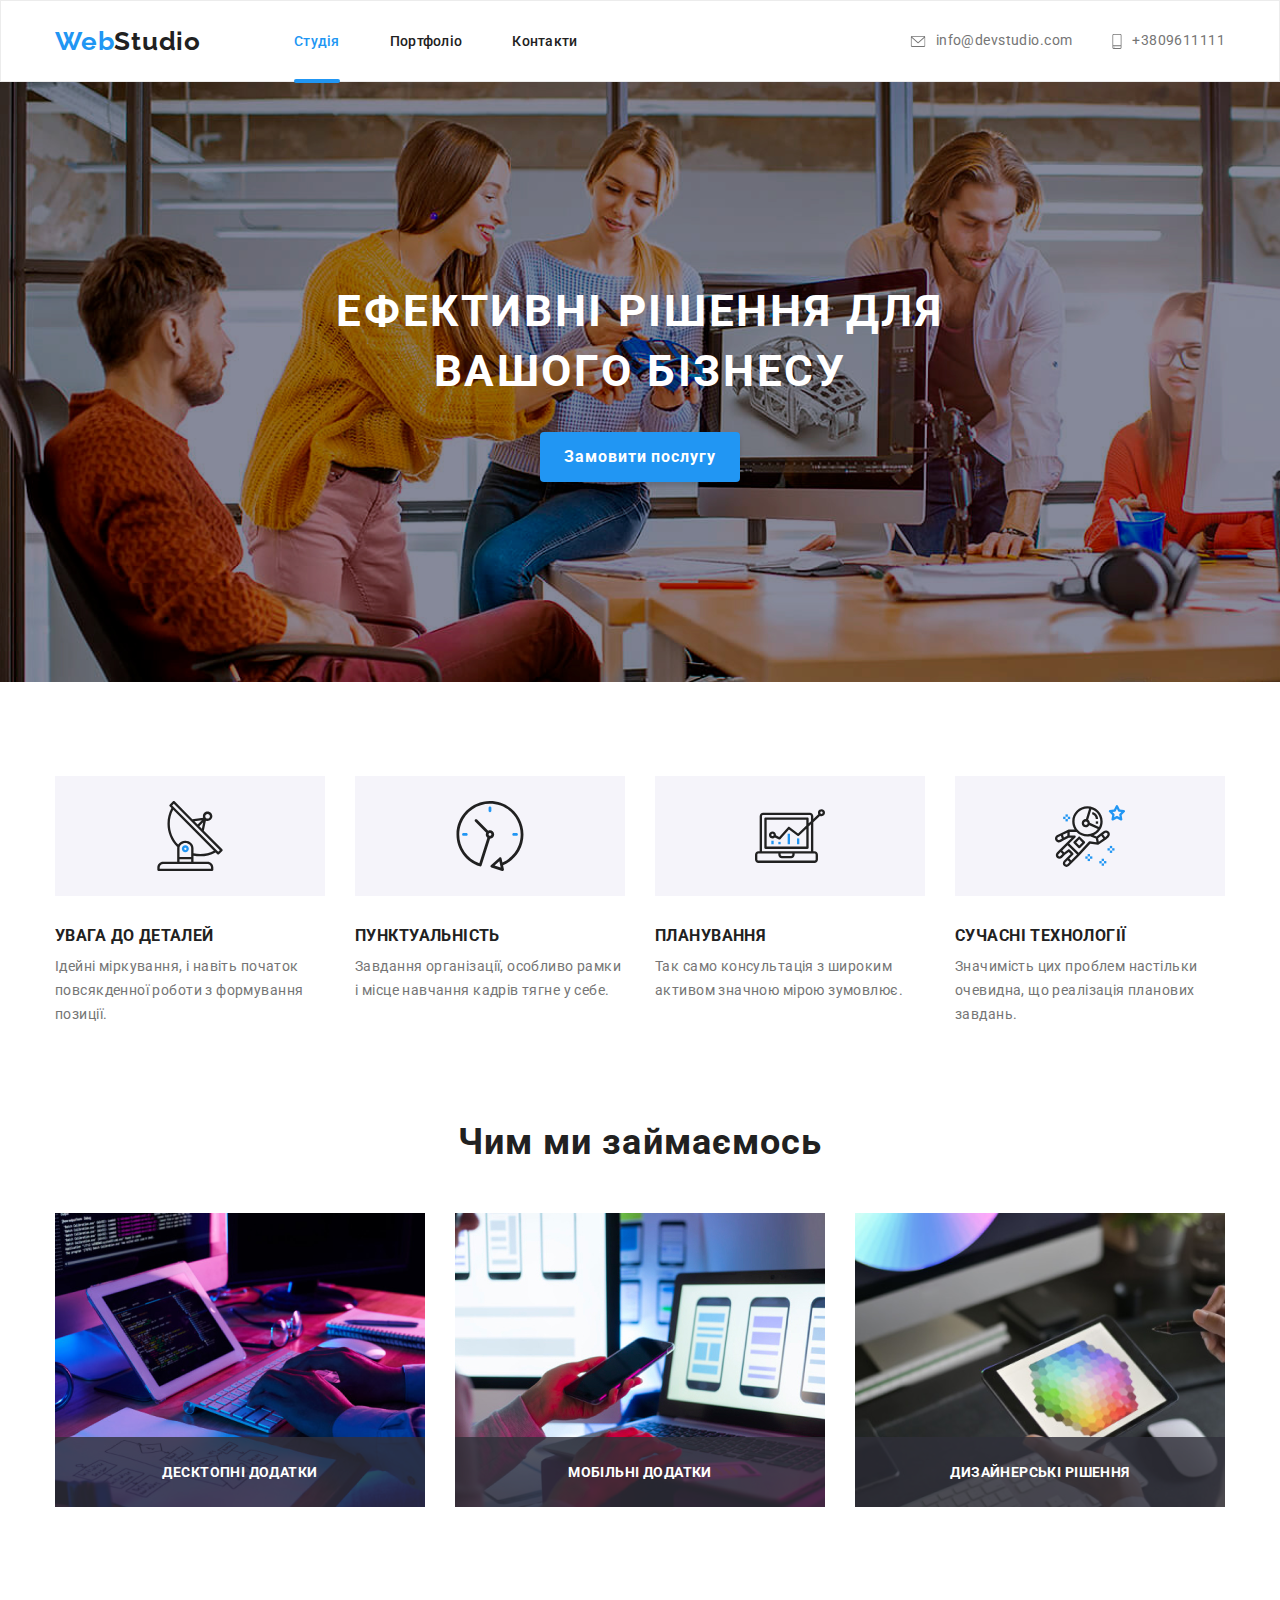
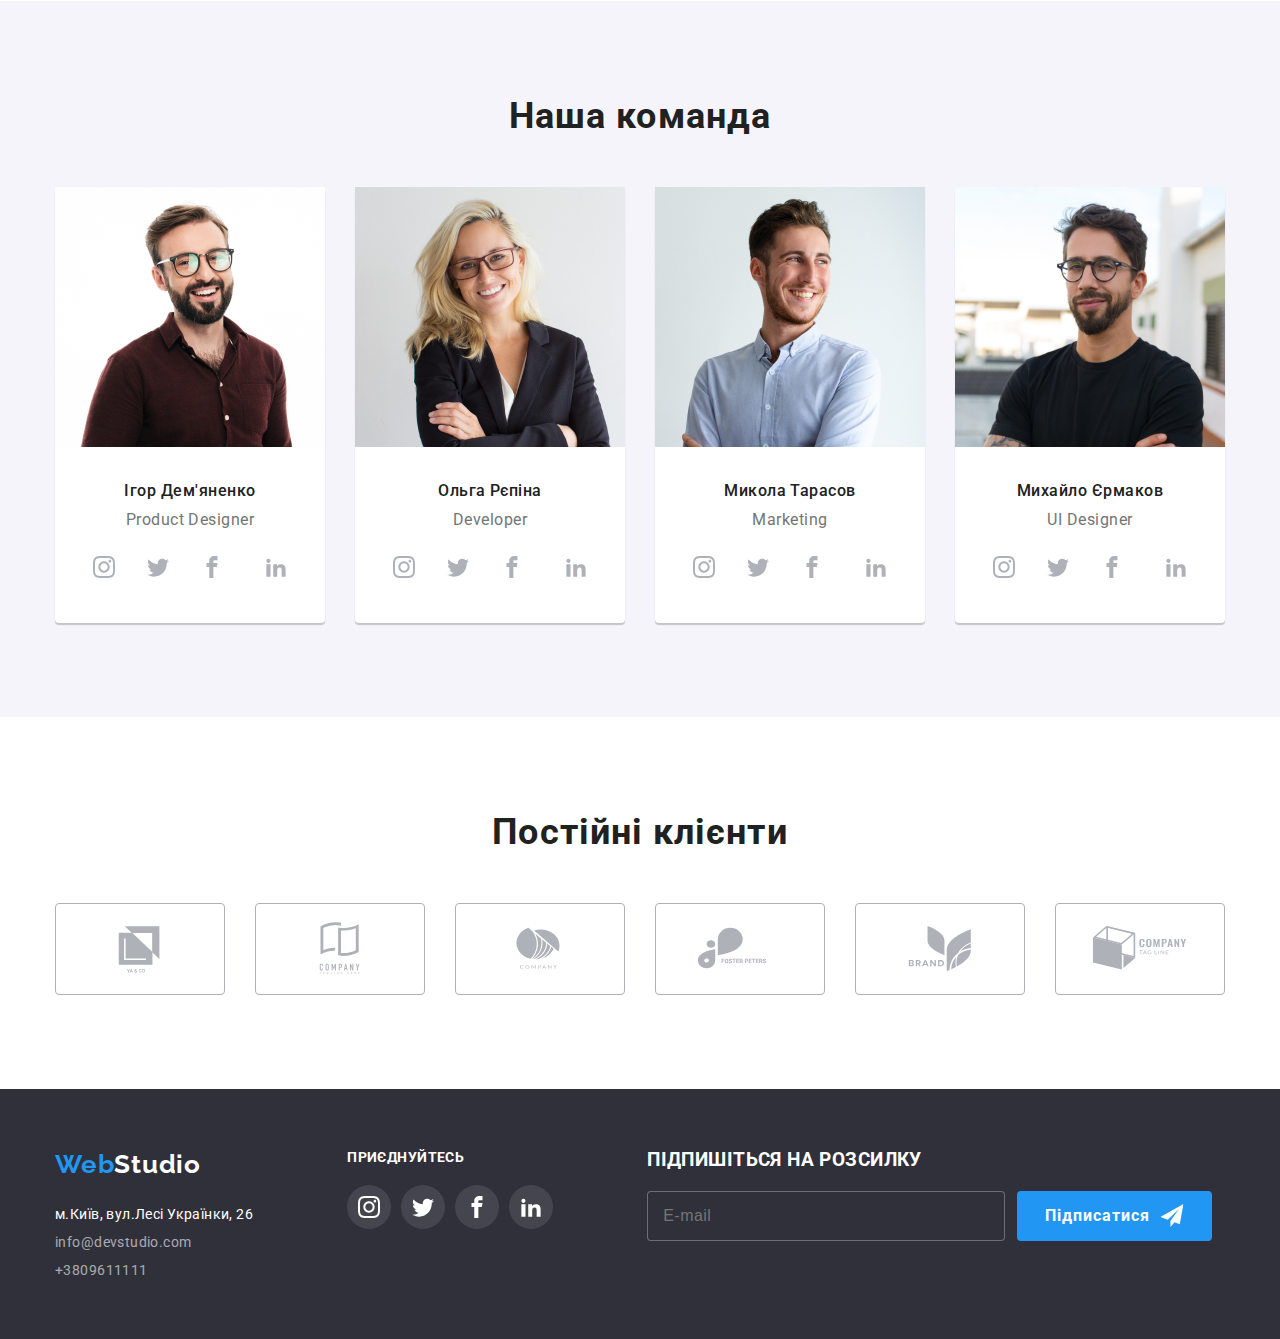
<file: index.html>
<!DOCTYPE html>
<html lang="en">

<head>
    <meta charset="UTF-8">
    <meta name="viewport" content="width=device-width, initial-scale=1.0">
    <link rel="stylesheet" type="text/css" href="css/style.css">
    <link rel="stylesheet" href="https://cdnjs.cloudflare.com/ajax/libs/font-awesome/6.5.1/css/all.min.css" integrity="sha512-DTOQO9RWCH3ppGqcWaEA1BIZOC6xxalwEsw9c2QQeAIftl+Vegovlnee1c9QX4TctnWMn13TZye+giMm8e2LwA==" crossorigin="anonymous" referrerpolicy="no-referrer" />
    <title>WebStudio</title>
</head>

<body>
    <header>
        <div class="container">
            <a href="#" class="header-logo"><span class="BlueLogo">Web</span>Studio</a>
            <nav class="menu">
                <ul>
                    <li class="menu-item"><a class="NavigationMenu active" href="index.html">Студія</a></li>
                    <li class="menu-item"><a class="NavigationMenu" href="portfolio.html">Портфоліо</a></li>
                    <li class="menu-item"><a class="NavigationMenu" href="#">Контакти</a></li>
                </ul>
            </nav>
            <ul class="adress-block">
                <li class="header-contact-item"><a class="header-contact" href="mailto:info@devstudio.com">
                        <svg viewBox="0 0 39 32" class="header-contact-logo">
                            <use xlink:href="images/icons.svg#icon-envelope-hover" />
                        </svg>info@devstudio.com</a></li>
                <li class="header-contact-item"><a class="header-contact" href="tel:+3809611111">
                        <svg viewBox="0 0 19 32" class="header-contact-logo phone">
                            <use xlink:href="images/icons.svg#icon-smartphone" />
                        </svg>+3809611111</a></li>
            </ul>
        </div>
    </header>
    <main>

        <section class="title">
            <div class="container">
                <h1 class="solutions-for-buisness"> Ефективні рішення для вашого бізнесу</h1>
                <button type=button class="HeroButton" data-modal-open="#modal-window"> Замовити послугу</button>
            </div>
            </div>
            </div>
        </section>
        <section class="benefits">
            <div class="container">
                <ul class="benefits-list">
                    <li class="benefits-item">
                        <div class="benefits-svg-div">
                            <svg viewBox="0 0 70 70" class="benefits-logo">
                                <use xlink:href="images/icons.svg#icon-antenna-1benefits" />
                            </svg>
                        </div>
                        <h3 class="benefits-caption">Увага до деталей</h3>
                        <p class="benefits-desc">
                            Ідейні міркування, і навіть початок повсякденної роботи з формування позиції.
                        </p>
                    </li>
                    <li class="class-benefits">
                        <div class="benefits-svg-div">
                            <svg viewBox="0 0 70 70" class="benefits-logo">
                                <use xlink:href="images/icons.svg#icon-clock-1benefits" />
                            </svg>
                        </div>
                        <h3 class="benefits-caption">Пунктуальність</h3>
                        <p class="benefits-desc">
                            Завдання організації, особливо рамки і місце навчання кадрів тягне у себе.
                    </li>
                    <li class="class-benefits">
                        <div class="benefits-svg-div">
                            <svg viewBox="0 0 70 70" class="benefits-logo">
                                <use xlink:href="images/icons.svg#icon-diagram-1benefits" />
                            </svg>
                        </div>
                        <h3 class="benefits-caption">Планування</h3>
                        <p class="benefits-desc">
                            Так само консультація з широким активом значною мірою зумовлює.
                        </p>
                    </li>

                    <li class="class-benefits">
                        <div class="benefits-svg-div">
                            <svg viewBox="0 0 70 70" class="benefits-logo">
                                <use xlink:href="images/icons.svg#icon-astronaut-1benefits" />
                            </svg>
                        </div>
                        <h3 class="benefits-caption">Сучасні технології</h3>
                        <p class="benefits-desc">
                            Значимість цих проблем настільки очевидна, що реалізація планових завдань.
                        </p>
                    </li>
                </ul>
            </div>
        </section>
        <section>
            <h2 class="section-title">
                Чим ми займаємось
            </h2>
            <ul class="work-list">
                <li class="work-item"><img src="images/img-4.jpg" width="370" alt="Програмування">
                    <p class="work-desc">
                        десктопні додатки
                    </p>
                </li>
                <li class="work-item"><img src="images/img-5.jpg" width="370" alt="UI/UX розробка">
                    <p class="work-desc">
                        мобільні додатки
                    </p>
                </li>
                <li class="work-item"><img src="images/img-6.jpg" width="370" alt="Дизайн">
                    <p class="work-desc">
                        дизайнерські рішення
                    </p>
                </li>
            </ul>
        </section>
        <section class=workers>
            <h2 class="section-title"> Наша команда</h2>
            <ul class="cards-list">
                <li class="worker-card">
                    <img src="images/img.jpg" width="270" alt="Ігор Дем'яенко">
                    <div class="programmers-desc">
                        <h3 class="programmers-name">Ігор Дем'яненко</h3>
                        <p class="work">Product Designer</p>
                        <div class="social-networks">
                            <ul class="social-networks-list">
                                <li><a href="#">
                                        <svg viewBox="0 0 64 32" class="social-networks-logo">
                                            <use xlink:href="images/icons.svg#icon-instagram" />
                                        </svg></a>
                                </li>
                                <li>
                                    <a href="#">
                                        <svg viewBox="0 0 64 32" class="social-networks-logo">
                                            <use xlink:href="images/icons.svg#icon-twitter" />
                                        </svg></a>
                                </li>
                                <li>
                                    <a href="#">
                                        <svg viewBox="0 0 64 32" class="social-networks-logo">
                                            <use xlink:href="images/icons.svg#icon-facebook" />
                                        </svg></a>
                                </li>
                                <a href="#">
                                    <li>
                                        <svg viewBox="0 0 64 32" class="social-networks-logo">
                                            <use xlink:href="images/icons.svg#icon-linkedin2" />
                                        </svg>
                                </a>
                </li>
            </ul>
            </div>
            </div>
            </li>
            <li class="worker-card">
                <img src="images/img-1.jpg" width="270" alt="Ольга Рєпіна">
                <div class="programmers-desc">
                    <h3 class="programmers-name">Ольга Рєпіна</h3>
                    <p class="work">Developer</p>
                    <div class="social-networks">
                        <ul class="social-networks-list">
                            <li><a href="#">
                                    <svg viewBox="0 0 64 32" class="social-networks-logo">
                                        <use xlink:href="images/icons.svg#icon-instagram" />
                                    </svg></a>
                            </li>
                            <li>
                                <a href="#">
                                    <svg viewBox="0 0 64 32" class="social-networks-logo">
                                        <use xlink:href="images/icons.svg#icon-twitter" />
                                    </svg></a>
                            </li>
                            <li>
                                <a href="#">
                                    <svg viewBox="0 0 64 32" class="social-networks-logo">
                                        <use xlink:href="images/icons.svg#icon-facebook" />
                                    </svg></a>
                            </li>
                            <a href="#">
                                <li>
                                    <svg viewBox="0 0 64 32" class="social-networks-logo">
                                        <use xlink:href="images/icons.svg#icon-linkedin2" />
                                    </svg>
                            </a>
            </li>
            </ul>
            </div>
            </div>
            </li>
            <li class="worker-card">
                <img src="images/img-2.jpg" width="270" alt="Микола Тарасов">
                <div class="programmers-desc">
                    <h3 class="programmers-name">Микола Тарасов</h3>
                    <p class="work">Marketing</p>
                    <div class="social-networks">
                        <ul class="social-networks-list">
                            <li><a href="#">
                                    <svg viewBox="0 0 64 32" class="social-networks-logo">
                                        <use xlink:href="images/icons.svg#icon-instagram" />
                                    </svg></a>
                            </li>
                            <li>
                                <a href="#">
                                    <svg viewBox="0 0 64 32" class="social-networks-logo">
                                        <use xlink:href="images/icons.svg#icon-twitter" />
                                    </svg></a>
                            </li>
                            <li>
                                <a href="#">
                                    <svg viewBox="0 0 64 32" class="social-networks-logo">
                                        <use xlink:href="images/icons.svg#icon-facebook" />
                                    </svg></a>
                            </li>
                            <a href="#">
                                <li>
                                    <svg viewBox="0 0 64 32" class="social-networks-logo">
                                        <use xlink:href="images/icons.svg#icon-linkedin2" />
                                    </svg>
                            </a>
            </li>
            </ul>
            </div>
            </div>
            </li>
            <li class="worker-card">

                <img src="images/img-3.jpg" width="270" alt="Михайло Єрмаков">
                <div class="programmers-desc">
                    <h3 class="programmers-name">Михайло Єрмаков</h3>
                    <p class="work">UI Designer</p>
                    <div class="social-networks">
                        <ul class="social-networks-list">
                            <li><a href="#">
                                    <svg viewBox="0 0 64 32" class="social-networks-logo">
                                        <use xlink:href="images/icons.svg#icon-instagram" />
                                    </svg></a>
                            </li>
                            <li>
                                <a href="#">
                                    <svg viewBox="0 0 64 32" class="social-networks-logo">
                                        <use xlink:href="images/icons.svg#icon-twitter" />
                                    </svg></a>
                            </li>
                            <li>
                                <a href="#">
                                    <svg viewBox="0 0 64 32" class="social-networks-logo">
                                        <use xlink:href="images/icons.svg#icon-facebook" />
                                    </svg></a>
                            </li>
                            <a href="#">
                                <li>
                                    <svg viewBox="0 0 64 32" class="social-networks-logo">
                                        <use xlink:href="images/icons.svg#icon-linkedin2" />
                                    </svg>
                            </a>
            </li>
            </ul>
            </div>
            </div>

            </li>
            </ul>
        </section>
        <section class="clients-section">
            <div class="container">
                <h2 class="section-title">Постійні клієнти</h2>
                <ul class="clients-list">
                    <li class="clients-item">
                        <a href="#" class="clients-ref">
                            <svg viewBox="0 0 106 60" class="clients-logo">
                                <use xlink:href="images/icons.svg#ya-co" />
                            </svg>
                        </a>
                    </li>
                    <li class="clients-item">
                        <a href="#" class="clients-ref">
                            <svg viewBox="0 0 57 32" class="clients-logo">
                                <use xlink:href="images/icons.svg#icon-Logosprite-1" />
                            </svg>
                        </a>
                    </li>
                    <li class="clients-item">
                        <a href="#" class="clients-ref">
                            <svg viewBox="0 0 57 32" class="clients-logo">
                                <use xlink:href="images/icons.svg#icon-Logosprite-2" />
                            </svg>
                        </a>
                    </li>

                    <li class="clients-item">
                        <a href="#" class="clients-ref">
                            <svg viewBox="0 0 57 32" class="clients-logo">
                                <use xlink:href="images/icons.svg#icon-Logosprite-3" />
                            </svg>
                        </a>
                    </li>

                    <li class="clients-item">
                        <a href="#" class="clients-ref">
                            <svg viewBox="0 0 57 32" class="clients-logo">
                                <use xlink:href="images/icons.svg#icon-Logosprite-4" />
                            </svg>
                        </a>
                    </li>

                    <li class="clients-item">
                        <a href="#" class="clients-ref">
                            <svg viewBox="0 0 57 32" class="clients-logo">
                                <use xlink:href="images/icons.svg#icon-Logosprite-5" />
                            </svg>
                        </a>
                    </li>

                </ul>
            </div>
        </section>
    </main>
    <footer>
        <div class="container">
            <div class="footer-container">
                <div class="footer-block-item">
                    <a class="footer-logo" href="#"><span class="BlueLogo">Web</span>Studio</a>
                    <address class="footer-contact-list">
                        <p class="adress">м.Київ, вул.Лесі Українки, 26</p>
                        <p><a class="footer-contact email" href="mailto:info@devstudio.com">info@devstudio.com</a></p>
                        <p><a class="footer-contact number" href="tel:+3809611111">+3809611111</a></p>
                    </address>
                </div>
                <div class="footer-block-item">
                    <h3 class="social-networks-title">приєднуйтесь</h3>
                    <ul class="footer-logo-list">
                        <li class="footer-logo-item">
                            <a href="#">
                                <svg viewBox="0 0 88 44" class="footer-social-networks-logo">
                                    <use xlink:href="images/icons.svg#icon-instagram" />
                                </svg>
                            </a>
                        </li>
                        <li class="footer-logo-item">
                            <a href="#">
                                <svg viewBox="0 0 88 44" class="footer-social-networks-logo">
                                    <use xlink:href="images/icons.svg#icon-twitter" />
                                </svg>
                            </a>
                        </li>

                        <li class="footer-logo-item">
                            <a href="#">
                                <svg viewBox="0 0 88 44" class="footer-social-networks-logo">
                                    <use xlink:href="images/icons.svg#icon-facebook" />
                                </svg>
                            </a>
                        </li>

                        <li class="footer-logo-item">
                            <a href="#">
                                <svg viewBox="0 0 88 44" class="footer-social-networks-logo">
                                    <use xlink:href="images/icons.svg#icon-linkedin2" />
                                </svg>
                            </a>
                        </li>
                    </ul>
                </div>
                    <div class="footer-block-item">
                <form class="footer-block-item sub-section">
                    <h3 class="sub-title">підпишіться на розсилку</h3>
                    <div class="sub-container">
                        <input type="text" placeholder="E-mail" class="footer-input" id="email">
                        <button class="subscribe-button" type="submit">
                            Підписатися
                            <svg viewBox="0 0 31 32" class="subscribe-svg">
                                <use xlink:href="images/icons.svg#icon-icon-send" />
                            </svg>
                        </button>
                    </div>
                <form>
                </div>
            </div>
        </div>
    </footer>
    <div data-modal class="modal-window is-hidden">
        <div class="modal-container">
            <div class="close-container">
                <button data-modal-close="#modal-window" class="close">
                    <svg xmlns="http://www.w3.org/2000/svg" width="18" height="18" viewBox="0 0 18 18">
                        <path
                            d="M15 4.10786L13.8921 3L9.5 7.39214L5.10786 3L4 4.10786L8.39214 8.5L4 12.8921L5.10786 14L9.5 9.60786L13.8921 14L15 12.8921L10.6079 8.5L15 4.10786Z"
                             />
                    </svg>
            </div>
            </button>     
        <h2 class="modal-window-title">Залиште свої дані, ми вам передзвонимо</h2>
            <form class="modal-form">
                <label class="input-desc" for="name">Ім'я</label>
                <div class="input-container">
                    <input type="text" name="Name" class="modal-input" id = "name">
                    <svg viewBox="0 0 31 32" class="modal-icon">
                        <use xlink:href="images/icons.svg#icon-person-black-18dp-1" />
                    </svg>
                </div>
                <label class="input-desc" for="phone">Телефон</label>
                <div class="input-container">
                    <input type="text" name="Name" class="modal-input" id="phone">
                    <svg viewBox="0 0 31 32" class="modal-icon">
                        <use xlink:href="images/icons.svg#icon-phone-black-18dp-1" />
                    </svg>
                </div>
                <label class="input-desc" for="mail">Пошта</label>
                <div class="input-container">
                    <input type="text" name="Name" class="modal-input" id="mail">
                    <svg viewBox="0 0 31 32" class="modal-icon">
                        <use xlink:href="images/icons.svg#icon-email-black-18dp-1" />
                    </svg>
                </div>
                <label class="input-desc" for="comments">Коментар</label>
                <textarea name="Comment" id="comments" cols="30" rows="6" placeholder="Введіть текст"
                    class="modal-input area"></textarea>
                <div class="terms">
                    <input type="checkbox" class="modal-checkbox" id="check">
                    <p class="terms-text">Погоджуюся з розсилкою та приймаю <a href="#" class="terms-href">Умови
                            договору</a></p>
                </div>
                <button data-modal-close = "#modal-window" type = "submit" class = "send-button">Відправити</button>
            </form>
        </div>
    </div>
    <script src="js/modal.js"></script>
</body>

</html>
</file>
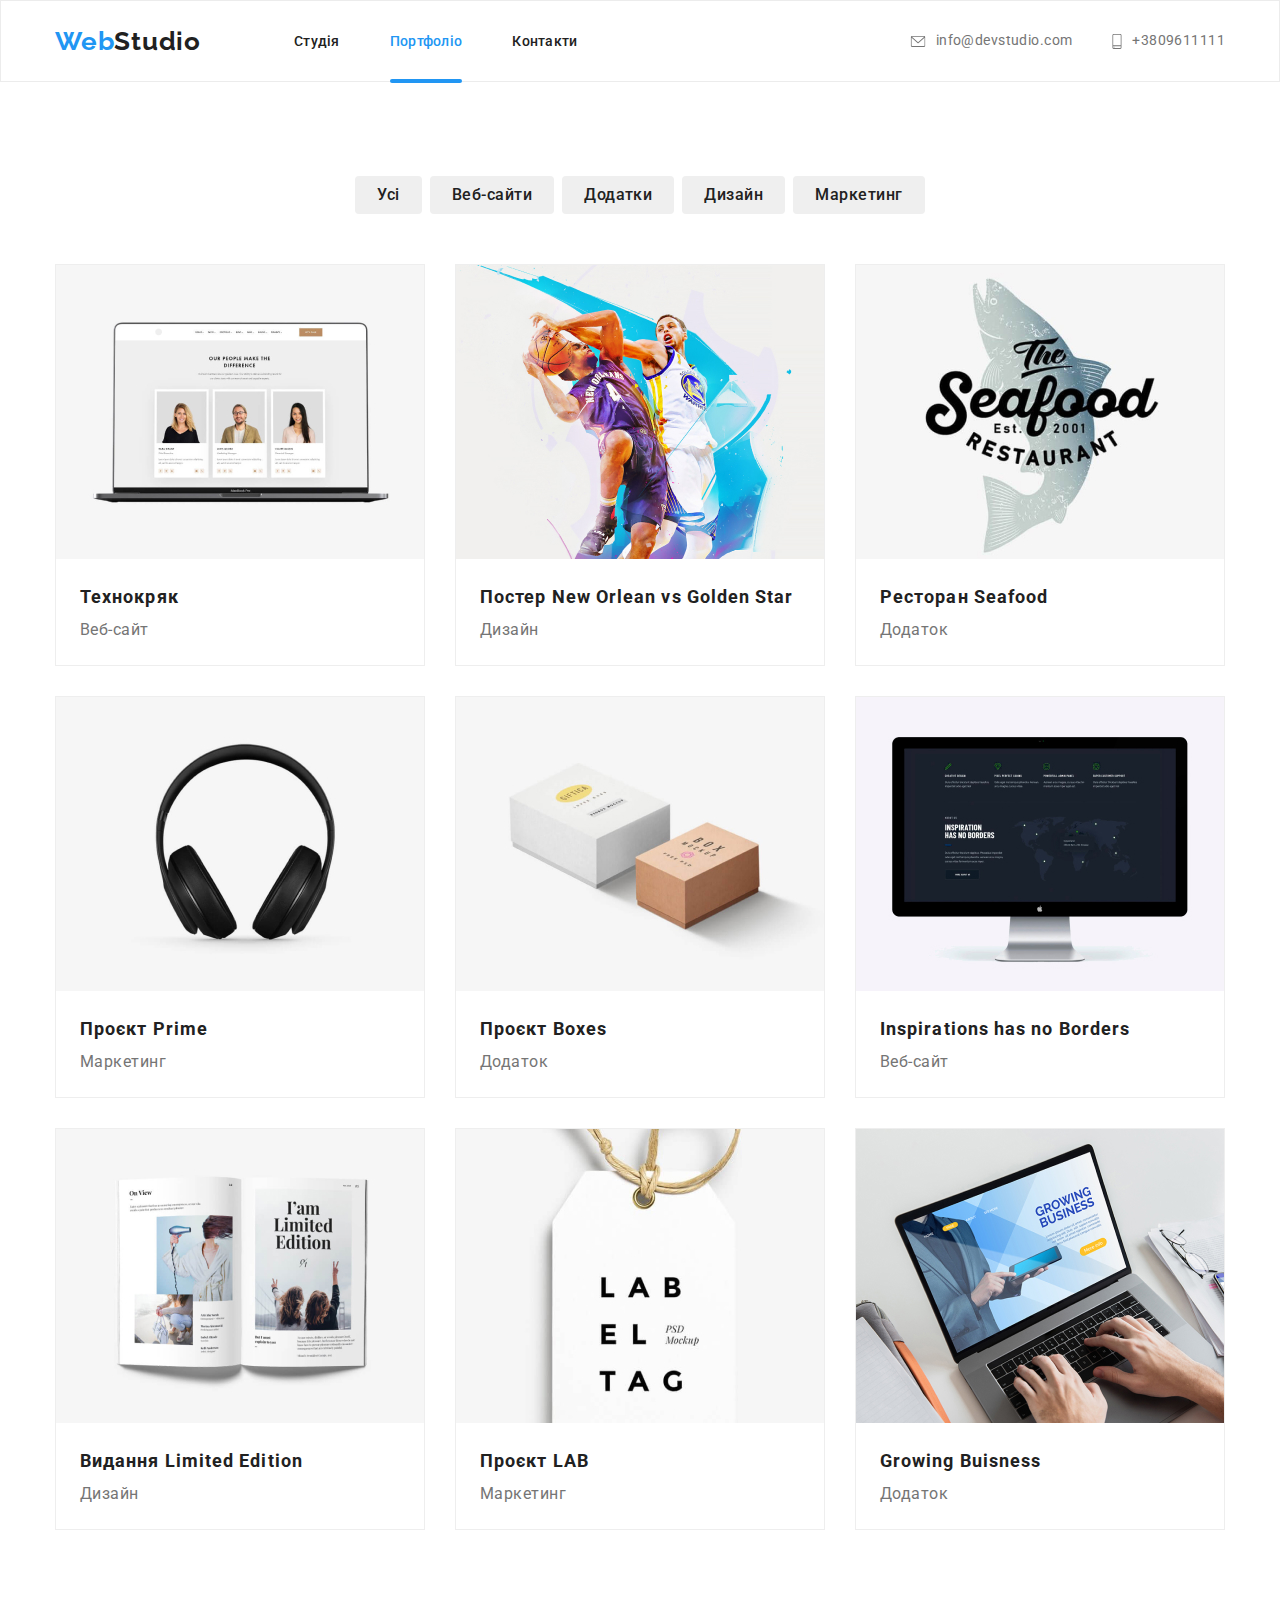
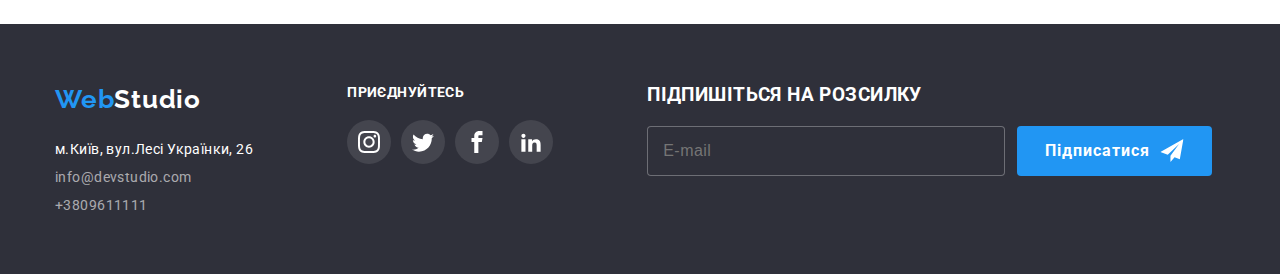
<file: portfolio.html>
<!DOCTYPE html>
<html lang="en">

<head>
    <meta charset="UTF-8">
    <meta name="viewport" content="width=device-width, initial-scale=1.0">
    <link rel="stylesheet" type="text/css" href="css/style.css">
    <title>WebStudio</title>
</head>
<body>
    <header>
        <div class="container">
            <a  href="#" class="header-logo"><span class="BlueLogo">Web</span>Studio</a>
            <nav class="menu">
                <ul>
                    <li class="menu-item"><a class = "NavigationMenu" href="index.html">Студія</a></li>
                    <li class="menu-item"><a class = "NavigationMenu active" href="portfolio.html">Портфоліо</a></li>
                    <li class="menu-item"><a class = "NavigationMenu" href="#">Контакти</a></li>
                </ul>
            </nav>
            <ul class="adress-block">
                <li class = "header-contact-item"><a class = "header-contact" href="mailto:info@devstudio.com">
                    <svg viewBox="0 0 39 32" class = "header-contact-logo" >
                        <use xlink:href = "images/icons.svg#icon-envelope-hover"/>
                </svg>info@devstudio.com</a></li>
                <li class = "header-contact-item"><a class = "header-contact" href="tel:+3809611111">
                    <svg viewBox="0 0 19 32" class = "header-contact-logo">
                        <use xlink:href = "images/icons.svg#icon-smartphone"/>
                </svg>+3809611111</a></li>
            </ul>
        </div>
</header>
    <main>
        <section class = "projects-section">
       <div class="container">
        <ul class = "fliters-list">
            <li class="filters-item"> <button type=button class="filters-item">
                    Усі
                </button></li>
            <li class="filters-item"><button type=button class="filters-item">
                    Веб-сайти
                </button></li>
            <li class="filters-item"><button type=button class="filters-item">
                    Додатки
                </button></li>
            <li class="filters-item"><button type=button class="filters-item">
                    Дизайн
                </button></li>
            <li class="filters-item"><button type=button class="filters-item">
                    Маркетинг
                </button></li>
        </ul>
            <ul class = "projects-list">
                <li class="projects">
                    <a class = "link" href="#">
                        <div class="projects-cover-wrap">    
                        <img src="images/img2pgimg.jpg" alt="Технокряк" width="370" height="294">
                        <p class="overlay-text">Ресурс пропонує комплексні пропозиції з різним рівнем функціоналу та сервісів. Все це дозволить відвідувачу отримати вичерпні відомості про компанію чи приватну особу.</p>
                    </div>
                    <div class="projects-desc"><h3 class="projectName">Технокряк</h3>
                        <p class="projectType">Веб-сайт</p>
                    </div>
                   
                    </a>
                </li>
                <li class="projects">
                    <a class = "link" href="#">
                        <div class="projects-cover-wrap">    
                        <img src="images/img2pgimg-1.jpg" alt="Технокряк" width="370" height="294">
                        <p class="overlay-text">Ресурс пропонує комплексні пропозиції з різним рівнем функціоналу та сервісів. Все це дозволить відвідувачу отримати вичерпні відомості про компанію чи приватну особу.</p>
                    </div>
                    <div class="projects-desc"><h3 class="projectName">Постер New Orlean vs Golden Star</h3>
                        <p class="projectType">Дизайн</p>
                    </div>
                   
                    </a>
                </li>
                <li class="projects">
                    <a class = "link" href="#">
                        <div class="projects-cover-wrap">    
                        <img src="images/img2pgimg-2.jpg" alt="Технокряк" width="370" height="294">
                        <p class="overlay-text">Ресурс пропонує комплексні пропозиції з різним рівнем функціоналу та сервісів. Все це дозволить відвідувачу отримати вичерпні відомості про компанію чи приватну особу.</p>
                    </div>
                    <div class="projects-desc"><h3 class="projectName">Ресторан Seafood</h3>
                        <p class="projectType">Додаток</p>
                    </div>
                   
                    </a>
                </li>
                <li class="projects">
                    <a class = "link" href="#">
                        <div class="projects-cover-wrap">    
                        <img src="images/img2pgimg-3.jpg" alt="Технокряк" width="370" height="294">
                        <p class="overlay-text">Ресурс пропонує комплексні пропозиції з різним рівнем функціоналу та сервісів. Все це дозволить відвідувачу отримати вичерпні відомості про компанію чи приватну особу.</p>
                    </div>
                    <div class="projects-desc"><h3 class="projectName">Проєкт Prime</h3>
                        <p class="projectType">Маркетинг</p>
                    </div>
                   
                    </a>
                </li>


                <li class="projects">
                    <a class = "link" href="#">
                        <div class="projects-cover-wrap">    
                        <img src="images/img2pgimg-4.jpg" alt="Технокряк" width="370" height="294">
                        <p class="overlay-text">Ресурс пропонує комплексні пропозиції з різним рівнем функціоналу та сервісів. Все це дозволить відвідувачу отримати вичерпні відомості про компанію чи приватну особу.</p>
                    </div>
                    <div class="projects-desc"><h3 class="projectName">Проєкт Boxes</h3>
                        <p class="projectType">Додаток</p>
                    </div>
                   
                    </a>
                </li>


                <li class="projects">
                    <a class = "link" href="#">
                        <div class="projects-cover-wrap">    
                        <img src="images/img2pgimg-5.jpg" alt="Технокряк" width="370" height="294">
                        <p class="overlay-text">Ресурс пропонує комплексні пропозиції з різним рівнем функціоналу та сервісів. Все це дозволить відвідувачу отримати вичерпні відомості про компанію чи приватну особу.</p>
                    </div>
                    <div class="projects-desc"><h3 class="projectName">Inspirations has no Borders</h3>
                        <p class="projectType">Веб-сайт</p>
                    </div>
                   
                    </a>
                </li>
                <li class="projects">
                    <a class = "link" href="#">
                        <div class="projects-cover-wrap">    
                        <img src="images/img2pgimg-6.jpg" alt="Технокряк" width="370" height="294">
                        <p class="overlay-text">Ресурс пропонує комплексні пропозиції з різним рівнем функціоналу та сервісів. Все це дозволить відвідувачу отримати вичерпні відомості про компанію чи приватну особу.</p>
                    </div>
                    <div class="projects-desc"><h3 class="projectName">Видання Limited Edition</h3>
                        <p class="projectType">Дизайн</p>
                    </div>
                   
                    </a>
                </li>
                <li class="projects">
                    <a class = "link" href="#">
                        <div class="projects-cover-wrap">    
                        <img src="images/img2pgimg-7.jpg" alt="Технокряк" width="370" height="294">
                        <p class="overlay-text">Ресурс пропонує комплексні пропозиції з різним рівнем функціоналу та сервісів. Все це дозволить відвідувачу отримати вичерпні відомості про компанію чи приватну особу.</p>
                    </div>
                    <div class="projects-desc"><h3 class="projectName">Проєкт LAB</h3>
                        <p class="projectType">Маркетинг</p>
                    </div>
                   
                    </a>
                </li>

                <li class="projects">
                    <a class = "link" href="#">
                        <div class="projects-cover-wrap">    
                        <img src="images/img2pgimg-8.jpg" alt="Технокряк" width="370" height="294">
                        <p class="overlay-text">Ресурс пропонує комплексні пропозиції з різним рівнем функціоналу та сервісів. Все це дозволить відвідувачу отримати вичерпні відомості про компанію чи приватну особу.</p>
                    </div>
                    <div class="projects-desc"><h3 class="projectName">Growing Buisness</h3>
                        <p class="projectType">Додаток</p>
                    </div>
                   
                    </a>
                </li>
            </ul>
        </div>

        </section>
    </main>
    <footer>
        <div class="container">
            <div class="footer-container">
                <div class="footer-block-item">
                    <a class="footer-logo" href="#"><span class="BlueLogo">Web</span>Studio</a>
                    <address class="footer-contact-list">
                        <p class="adress">м.Київ, вул.Лесі Українки, 26</p>
                        <p><a class="footer-contact email" href="mailto:info@devstudio.com">info@devstudio.com</a></p>
                        <p><a class="footer-contact number" href="tel:+3809611111">+3809611111</a></p>
                    </address>
                </div>
                <div class="footer-block-item">
                    <h3 class="social-networks-title">приєднуйтесь</h3>
                    <ul class="footer-logo-list">
                        <li class="footer-logo-item">
                            <a href="#">
                                <svg viewBox="0 0 88 44" class="footer-social-networks-logo">
                                    <use xlink:href="images/icons.svg#icon-instagram" />
                                </svg>
                            </a>
                        </li>
                        <li class="footer-logo-item">
                            <a href="#">
                                <svg viewBox="0 0 88 44" class="footer-social-networks-logo">
                                    <use xlink:href="images/icons.svg#icon-twitter" />
                                </svg>
                            </a>
                        </li>

                        <li class="footer-logo-item">
                            <a href="#">
                                <svg viewBox="0 0 88 44" class="footer-social-networks-logo">
                                    <use xlink:href="images/icons.svg#icon-facebook" />
                                </svg>
                            </a>
                        </li>

                        <li class="footer-logo-item">
                            <a href="#">
                                <svg viewBox="0 0 88 44" class="footer-social-networks-logo">
                                    <use xlink:href="images/icons.svg#icon-linkedin2" />
                                </svg>
                            </a>
                        </li>
                    </ul>
                </div>
                    <div class="footer-block-item">
                <form class="footer-block-item sub-section">
                    <h3 class="sub-title">підпишіться на розсилку</h3>
                    <div class="sub-container">
                        <input type="text" placeholder="E-mail" class="footer-input" id="email">
                        <button class="subscribe-button" type="submit">
                            Підписатися
                            <svg viewBox="0 0 31 32" class="subscribe-svg">
                                <use xlink:href="images/icons.svg#icon-icon-send" />
                            </svg>
                        </button>
                    </div>
                <form>
                </div>
            </div>
        </div>
    </footer>
</body>
</file>
<file: css/style.css>
@import url(https://fonts.googleapis.com/css2?family=Raleway:wght@700&family=Roboto:wght@400;500;700;900&display=swap);

:root {
  --primary-color: #757575;
  --fon-color: #2f303a;
  --color-button: #2196f3;
  --title-color: #212121;
  --background-color: white;
  --nav-color: rgba(255, 255, 255, 0.6);
  --herobuttoncolor: #188ce8;
  --section-title-color: #212121;
  --transition-default: 250ms cubic-bezier(0.4, 0, 0.2, 1);
}

*,
*::before,
*::after {
  box-sizing: border-box;
}

body {
  margin: 0;
  padding: 0;
  font-family: "Roboto", sans-serif;
  color: var(--primary-color);
  font-weight: 400;
  font-style: normal;
  line-height: normal;
}

ul,
li,
h1,
h2,
h3,
p {
  margin: 0;
  padding: 0;
}
section {
  padding: 94px 0;
}

section.benefits {
  padding-bottom: 0;
}

footer {
  background-color: var(--fon-color);
  padding-top: 60px;
  padding-bottom: 60px;
}

button,
a {
  font-family: inherit;
  cursor: pointer;
}
button {
  border: var(--background-color);
}
header {
  border: 1px #ececec solid;
}
.HeroButton {
  text-align: center;
  padding-top: 10px;
  padding-right: 24px;
  padding-bottom: 10px;
  padding-left: 24px;
  background-color: var(--color-button);
  box-shadow: 0px 4px 4px rgba(0, 0, 0, 0.15);
  border-radius: 4px;
  color: var(--background-color);
  font-size: 16px;
  font-weight: 700;
  line-height: 1.875;
  cursor: pointer;
  transition: var(--transition-default);
  text-align: center;
  margin: 0 auto;
  display: block;
  letter-spacing: 0.96px;
}
.solutions-for-buisness {
  margin-bottom: 30px;
  color: var(--background-color);
  font-size: 44px;
  text-transform: uppercase;
  line-height: 1.363;
  letter-spacing: 2.64px;
  word-wrap: break-word;
  font-weight: 700;
  max-width: 696px;
  text-align: center;
}
.title {
  background-size: cover;
  background: url(../images/back-image.jpg);
  background-color: rgba(47, 48, 58, 0.4);
  height: 600px;
  display: flex;
  align-items: center;
}
.overlay {
  position: fixed;
  background-color: rgba(47, 48, 58, 0.4);
  width: 100%;
  height: 100%;
}
.container {
  max-width: 1200px;
  padding-left: 15px;
  padding-right: 15px;
  margin-left: auto;
  margin-right: auto;
}
button.filters-item {
  transition: var(--transition-default);
  color: var(--section-title-color);
  font-size: 16px;
  font-weight: 500;
  line-height: 1.625;
  letter-spacing: 0.48px;
  word-wrap: break-word;
  text-align: center;
  display: block;
  border-radius: 4px;
  padding-top: 6px;
  padding-bottom: 6px;
  padding-left: 22px;
  padding-right: 22px;
}
.HeroButton:focus,
.HeroButton:hover {
  background-color: var(--herobuttoncolor);
  color: var(--background-color);
}
.filters-item:hover,
.filters-item:focus {
  background-color: var(--color-button);
  color: var(--background-color);
  box-shadow: 0px 2px 2px rgba(0, 0, 0, 0.12);
  border-radius: 4px;
}
.header-logo {
  color: var(--title-color);
  font-size: 26px;
  font-family: "Raleway", sans-serif;
  font-weight: 700;
  letter-spacing: 0.78px;
  word-wrap: break-word;
  text-decoration: none;
  margin-right: 93px;
}
.footer-logo {
  color: var(--background-color);
  font-size: 26px;
  font-family: "Raleway", sans-serif;
  font-weight: 700;
  letter-spacing: 0.78px;
  word-wrap: break-word;
  text-decoration: none;
}
.BlueLogo {
  color: var(--color-button);
}
.adress {
  color: var(--background-color);
  font-size: 14px;
  line-height: 114%;
  letter-spacing: 0.42px;
  word-wrap: break-word;
  text-decoration: none;
  font-style: normal;
}
.NavigationMenu:hover,
.NavigationMenu:focus {
  color: var(--color-button);
  border-bottom: 2px var(--color-button);
}
.footer-contact:hover,
.footer-contact:focus {
  color: var(--color-button);
}
.header-contact:hover,
.header-contact:focus {
  color: var(--color-button);
  fill: var(--color-button);
}
.header-contact-item:first-child svg {
  width: 16px;
  height: 12px;
}

.header-contact-item:last-child svg {
  width: 10px;
  height: 16px;
}
.NavigationMenu {
  color: var(--title-color);
  font-size: 14px;
  font-weight: 500;
  letter-spacing: 0.28px;
  word-wrap: break-word;
  text-decoration: none;
  transition: var(--transition-default);
}
header .container {
  display: flex;
  align-items: center;
}
p .footer-contact :not(:last-child) {
  margin-bottom: 12px;
}
.footer-contact {
  display: block;
  color: var(--nav-color);
  font-size: 14px;
  line-height: 1.14;
  letter-spacing: 0.42px;
  word-wrap: break-word;
  text-decoration: none;
  font-style: normal;
  transition: var(--transition-default);
}

.benefits {
  color: var(--title-color);
  font-size: 14px;
  font-weight: 700;
  text-transform: uppercase;
  letter-spacing: 0.42px;
  word-wrap: break-word;
}
.benefits-desc {
  color: var(--primary-color);
  font-size: 14px;
  line-height: 1.714;
  font-weight: 400;
  text-transform: none;
  letter-spacing: 0.42px;
  word-wrap: break-word;
  text-align: start;
}
.section-title {
  color: var(--section-title-color);
  font-size: 36px;
  font-weight: 700;
  letter-spacing: 1.08px;
  word-wrap: break-word;
  text-decoration: none;
  font-style: normal;
  text-align: center;
}
.programmers-name {
  color: var(--title-color);
  font-size: 16px;
  font-weight: 500;
  letter-spacing: 0.48px;
  word-wrap: break-word;
  text-align: center;
  margin-bottom: 10px;
}
.work {
  color: var(--primary-color);
  font-size: 16px;
  letter-spacing: 0.48px;
  word-wrap: break-word;
  text-align: center;
  padding: 0px;
  margin: 0px;
}
.projectName {
  color: var(--title-color);
  font-size: 18px;
  font-weight: 700;
  line-height: 2;
  letter-spacing: 1.08px;
  word-wrap: break-word;
}
.projectType {
  color: var(--primary-color);
  font-size: 16px;
  line-height: 1.875;
  letter-spacing: 0.48px;
  word-wrap: break-word;
}
.menu ul {
  display: flex;
  gap: 50px;
}

.benefits ul {
  display: flex;
}

.benefits li {
  max-width: 270px;
}
.menu a,
.adress-block a{
  padding: 32px 0;
  display: flex;
}
ul {
  list-style: none;
}
li {
  display: block;
}
.header-contact {
  align-items:ce;
  color: var(--primary-color);
  font-size: 14px;
  line-height: 114%;
  letter-spacing: 0.42px;
  word-wrap: break-word;
  text-decoration: none;
  transition: var(--transition-default);
  fill: var(--primary-color);
}

a {
  text-decoration: none;
}
.NavigationMenu.active {
  color: var(--color-button);
}
.workers {
  background-color: #f5f4fa;
}
.cards-list {
  display: flex;
  justify-content: center;
  margin-top: 50px;
}
.worker-card {
  background: white;
  box-shadow: 0px 2px 1px rgba(0, 0, 0, 0.2);
  border-radius: 4px;
  border-radius: 4px;
  background-color: var(--background-color);
}
.worker-card:not(:first-child) {
  margin-left: 30px;
}

.projects-list {
  display: flex;
  flex-wrap: wrap;
  justify-content: center;
  gap: 30px;
}
.projects {
  display: inline-block;
  position: relative;
  background-color: var(--background-color);
  border: 1px #eeeeee solid;
  max-width: 370px;
}
.adress-block {
  display: flex;
  gap: 40px;
  margin-left: auto;
}
.class-benefits:not(:first-child) {
  margin-left: 30px;
}
.work-list {
  display: flex;
  justify-content: center;
  margin-top: 50px;
}
.work-item {
  position: relative;
  display: inline-block;
  width: 370px;
  height: 294px;
}
.work-item:not(:first-child) {
  margin-left: 30px;
}
.programmers-desc {
  justify-content: center;
  padding-top: 30px;
  padding-bottom: 30px;
}
.footer-contact-list {
  margin-top: 28px;
}
.footer-contact-list p:not(:last-child) {
  margin-bottom: 12px;
}
.fliters-list {
  display: flex;
  justify-content: center;
  gap: 8px;
  margin-bottom: 50px;
}
.projects-section {
  padding: 94px 0;
}
.projects-desc {
  padding-left: 24px;
  padding-right: 24px;
  padding-top: 20px;
  padding-bottom: 20px;
}
.benefits-caption {
  margin-bottom: 10px;
}
.filters-section {
  padding-bottom: 0px;
  padding: 0 0;
}
.link {
  display: block;
}

.clients-item {
  border: 1px solid #afb1b8;
  border-radius: 4px;
  width: 170px;
  height: 92px;
  text-align: center;

  fill: #afb1b8;
}
.clients-list {
  margin-top: 50px;
  justify-content: center;
  display: flex;
  flex-direction: row;
  justify-content: center;
  gap: 30px;
}
.clients-ref {
  display: flex;
  justify-content: center;
  align-items: center;
  size: cover;
  fill: #afb1b8;
  height: 100%;
  width: 100%;
  transition: var(--transition-default);
}
.clients-item:hover .clients-logo {
  fill: var(--color-button);
  align-items: center;
  transition: var(--transition-default);
}
.clients-item:hover {
  border-color: var(--color-button);
  transition: var(--transition-default);
}
.clients-ref:hover {
  fill: var(--color-button);
}
.clients-logo {
  width: 106px;
  height: 60px;
}

.social-networks-logo {
  width: 44px;
  height: 44px;
  border-width: 12px;
  fill: #afb1b8;
  border-radius: 50%;
}
.social-networks-list {
  display: flex;
  gap: 10px;
}
.social-networks-logo:hover,
.social-networks-logo:focus,
.footer-social-networks-logo:hover,
.footer-social-networks-logo:focus {
  background-color: var(--color-button);
  fill: var(--background-color);
}
.social-networks {
  margin-top: 16px;
  display: flex;
  justify-content: center;
  gap: 10px;
  flex-wrap: wrap;
}
.social-networks-title {
  color: #fff;
  font-size: 14px;
  font-style: normal;
  font-weight: 700;
  letter-spacing: 0.42px;
  text-transform: uppercase;
  margin-bottom: 20px;
}
.footer-social-networks-logo {
  width: 44px;
  height: 44px;
  fill: #fff;
  background: rgba(255, 255, 255, 0.1);
  border-radius: 50%;
  transition: var(--transition-default);
}
.header-contact-logo {
  margin-right: 10px;
}
.footer-block-list {
  display: flex;
  gap: 94px;
}
.benefits-logo {
  width: 70px;
  height: 70px;
  align-self: center;
}
.benefits-svg-div {
  padding-top: 25px;
  padding-bottom: 25px;
  margin-bottom: 30px;
  background-color: #f5f4fa;
  display: flex;
  justify-content: center;
}
.footer-logo-list {
  display: flex;
  gap: 10px;
}
.modal-window {
  position: fixed;
  z-index: 1;
  top: 0;
  left: 0;
  width: 100%;
  height: 100%;
  display: flex;
  justify-content: center;
  align-items: center;
  background: rgba(0, 0, 0, 0.2);
  transition: opacity var(--transition-default);
}
.modal-container {
  position: relative;
  width: 528px;
  height: 581px;
  opacity: 1;
  padding: 40px 40px;
  border-radius: 4px;
  background-color: var(--background-color);
  box-shadow: 0px 2px 1px 0px rgba(0, 0, 0, 0.2),
    0px 1px 1px 0px rgba(0, 0, 0, 0.14), 0px 1px 3px 0px rgba(0, 0, 0, 0.12);
  overflow: inherit;
  transition: opacity var(--transition-default);
  transition: visibility var(--transition-default);
}
.is-hidden {
  visibility: hidden;
  opacity: 0;
  pointer-events: none;
}
.work-desc {
  display: flex;
  justify-content: center;
  align-items: center;
  color: #fff;
  text-align: center;
  font-size: 14px;
  font-style: normal;
  font-weight: 700;
  letter-spacing: 0.42px;
  text-transform: uppercase;
  position: absolute;
  text-align: center;
  bottom: 0px;
  left: 0px;
  width: 100%;
  height: 70px;
  background-color: rgba(47, 48, 58, 0.8);
}
.close {
  display: flex;
  position: absolute;
  top:0px;
  right: 0px; 
  justify-content: center;
  align-items: center;
  text-align: right;
  width: 30px;
  height: 30px;
  background-color: var(--background-color);
  border-radius: 50px;
  border: 1px solid rgba(0, 0, 0, 0.1);
  margin-top: 8px;
  margin-right: 8px;
  transition:var(--transition-default);
}
.menu-item {
  position: relative;
  display: flex;
  align-items: center;
}
.active::after {
  display: block;
  content: "";
  position: absolute;
  left: 0;
  bottom: -2px;
  width: 100%;
  height: 4px;
  border-radius: 2px;
  background-color: var(--color-button);
}
.overlay-text {
  display: flex;
  padding-left: 24px;
  padding-right: 24px;
  color: var(--background-color);
  background-color: rgba(33, 150, 243, 0.9);
  font-size: 18px;
  font-style: normal;
  font-weight: 400;
  line-height: 1.56;
  letter-spacing: 0.54px;
  position: absolute;
  top: 0;
  height: 100%;
  transform: translateY(100%);
  transition: var(--transition-default);
  align-items:center;
}
.projects-cover-wrap {
  height: 294px;
  position: relative;
  overflow: hidden;
}

.link:is(:hover, :focus) .overlay-text {
  transform: translateY(0);
}
.projects:hover {
  box-shadow: 1px 4px 6px 0px rgba(0, 0, 0, 0.16),
    0px 4px 4px 0px rgba(0, 0, 0, 0.06), 0px 1px 1px 0px rgba(0, 0, 0, 0.12);
}
.close-container {
  display: flex;
  justify-content: flex-end;
}
.subscribe-button {
 padding:10px 28px;
  border-radius: 4px;
  background-color: var(--color-button);
  color: #fff;
  display: flex;
  align-items: center;
  text-align: center;
  gap: 10px;
  font-size: 16px;
  font-style: normal;
  font-weight: 700;
  line-height: 1.875;
  letter-spacing: 0.96px;
}
.subscribe-svg {
  fill: var(--background-color);
  width: 24px;
  height: 24px;
}
.footer-input {
  border-radius: 4px;
  background-color: #2f303a;
  box-shadow: 0;
  display: flex;
  width: 358px;
  height: 50px;
  flex-direction: column;
  justify-content: center;
  align-items: center;
  flex-shrink: 0;
  z-index: 0;
  border: 1px solid rgba(255, 255, 255, 0.3);
  color: var(--background-color);
  font-size: 16px;
  line-height: 1.25;
  letter-spacing: 0.48px;
  padding-left: 15px;
}
.sub-container {
  display: flex;
  flex-direction: row;
  gap: 12px;
}
.sub-title {
  color: #fff;
  font-weight: 700;
  letter-spacing: 0.42px;
  text-transform: uppercase;
  margin-bottom:20px;
}
.modal-window-title {
  color: #212121;

  text-align: center;
  font-size: 20px;
  font-style: normal;
  font-weight: 700;
  letter-spacing: 0.6px;
}
.modal-form {
  display: flex;
  flex-direction: column;
}
.modal-icon {
  position: absolute;
  transition: var(--transition-default);
  width: 18px;
  height: 18px;
  left: 12px;
  top: 11px;
}
.input-container {
  position: relative;
  transition: var(--transition-default);
}
.modal-input {
  border-radius: 4px;
  border: 1px solid rgba(33, 33, 33, 0.2);
  width: 100%;
  padding-top: 11px;
  padding-bottom: 11px;
  padding-left: 40px;
  outline:none;
  transition: var(--transition-default);
}
.area {
  padding: 12px 16px;
  resize: none;
  outline: none;
}
.area::placeholder {
  font-family: Roboto;
  color: rgba(117, 117, 117, 0.5);
  font-size: 12px;
  font-weight: 400;
  letter-spacing: 0.12px;
}
.modal-input:focus~.modal-icon
{
  fill:var(--color-button);
  
}
.modal-input:focus
{
  border-color: var(--herobuttoncolor);
}
.terms{
display:flex;
flex-direction: row;
align-self: center;
gap:7px;
margin-bottom:30px;
margin-top:20px;
}
.terms-href
{
color:var(--herobuttoncolor);
text-decoration-line: underline;
}
.terms-text
{
  font-size: 14px;
font-weight: 400;
line-height: 1.714;
letter-spacing: 0.42px;
}
.terms-icon
{
  position: absolute;
  cursor: pointer;
  width:16px;
  height:15px;
  top:1px;
  border: 1px solid rgba(33, 33, 33, 0.2);
  fill:var(--background-color);
  transition: var(--transition-default);
}
.modal-checkbox
{
  appearance: none;
  -webkit-appearance:none;
  width:16px;
  height:15px;
  background-color: var(--background-color);
  border-radius: 1px;
 
  background-image: url(/images/icons.svg#icon-checking);
}
.modal-checkbox::after
{
  display:flex;
  justify-content: center;
  align-items: center;
   width:16px;
  height:15px;
  font-family: "Font Awesome 6 Free";
  content:"\f00c";
  font-size:12px;
 cursor: pointer;
  border:2px solid #212121;
  border-radius: 2px;
  color: var(--background-color);
  font-weight: 900;
  transition: var(--transition-default);
}
.modal-checkbox:checked::after
{
  background-color: var(--color-button);
  border:none;
}
.send-button
{ 
  position: absolute;
  left:32.1%;
  align-self:center;
  box-shadow: 0px 4px 4px 0px rgba(0, 0, 0, 0.15);
border-radius:4px;
padding: 10px 52px;
font-size: 16px;
  color:var(--background-color);
background-color:var(--herobuttoncolor);
text-align: center;
font-weight: 700;
line-height: 187.5%;
letter-spacing: 0.96px;
transition :var(--transition-default);
}
.input-desc
{
  display: block;
  color: #757575;
font-size: 12px;
letter-spacing: 0.12px;
margin-bottom:4px;
margin-top:10px;
}
.close:hover,.close:focus
{
  fill:#188ce8;
}
.header-contact-logo:first-child
{
  align-self: center;
}
.footer-container
{
  display: flex;
  flex-direction: row;
  gap:94px;
}
</file>
